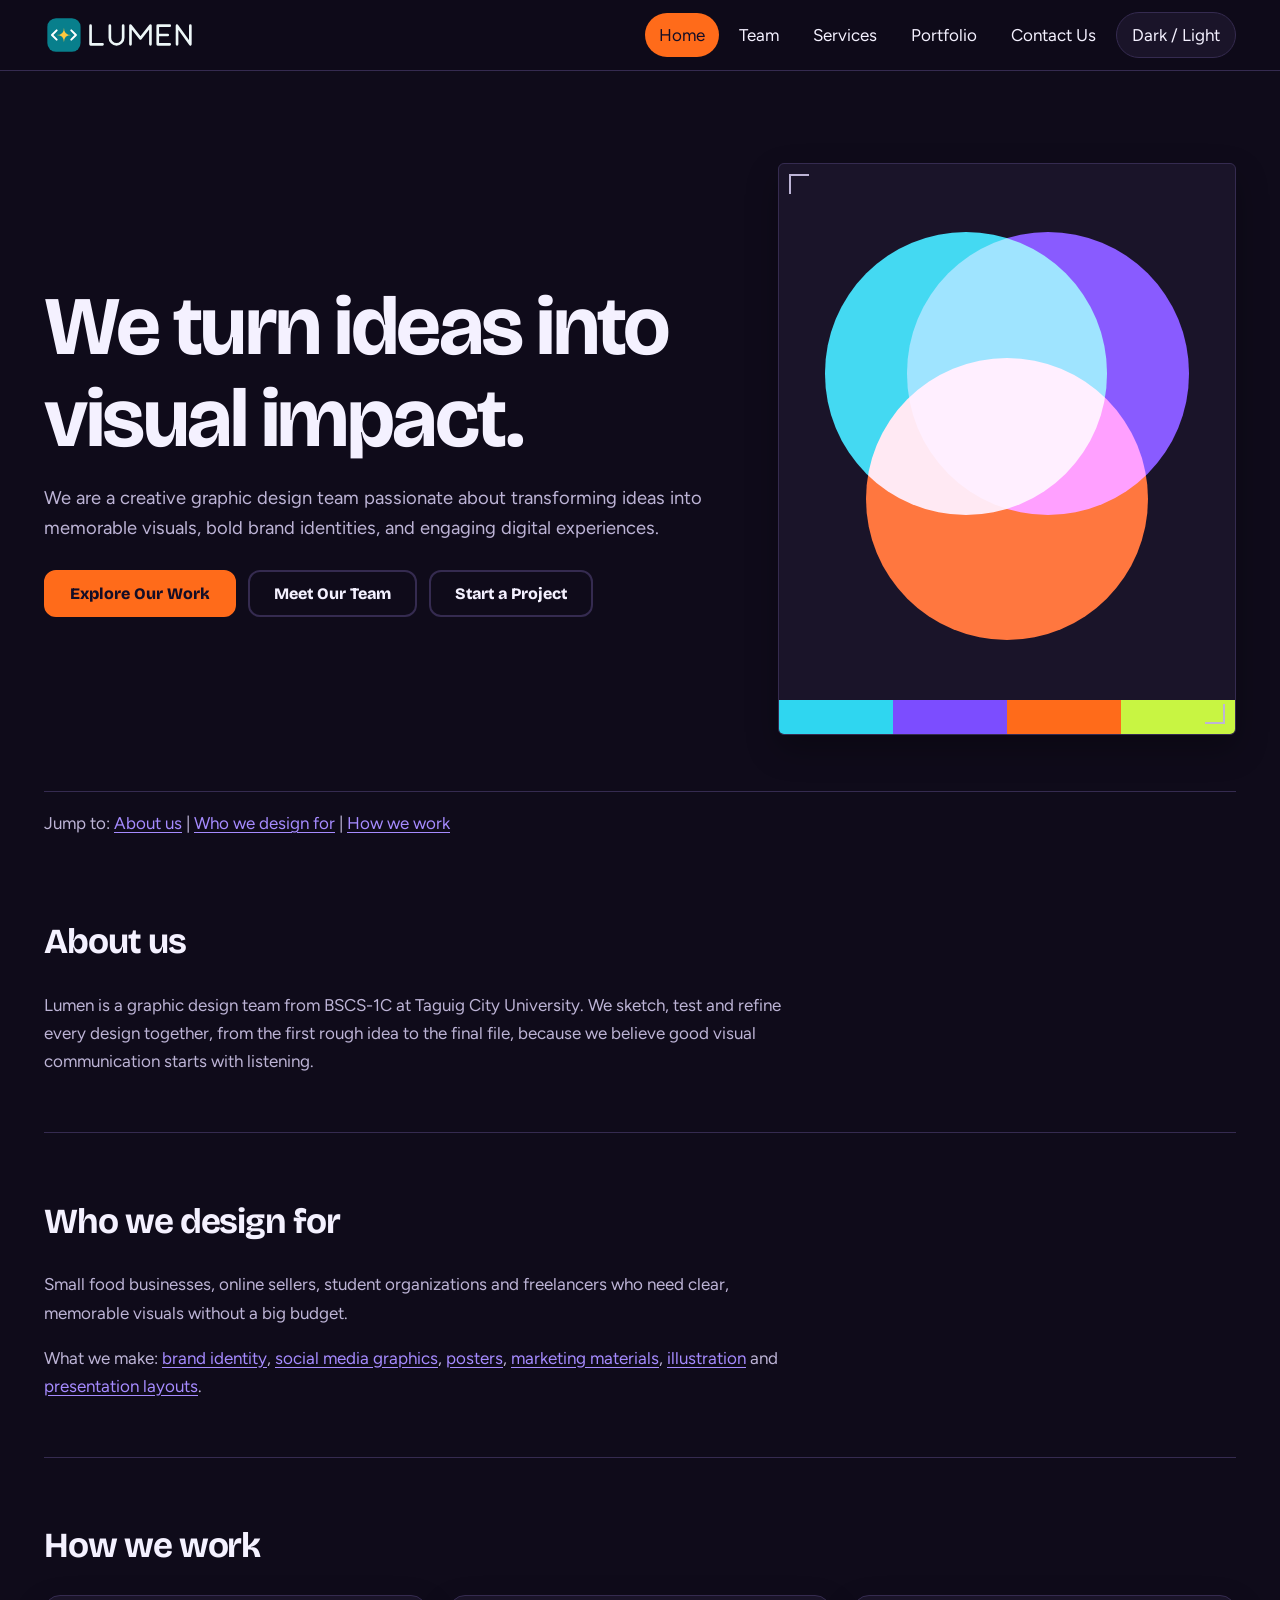
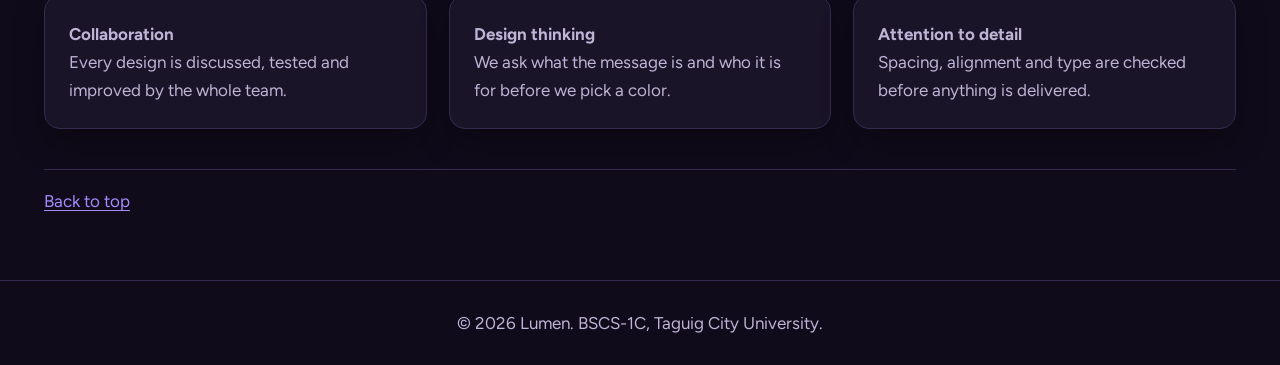
<file: ITC_PROJECT_GROUP_5/Lumen_Graphic_Design_Agency/Lumen_Web_Studio/index.html>
<!DOCTYPE html>
<html lang="en"><head><meta charset="UTF-8"><meta name="viewport" content="width=device-width, initial-scale=1">
<title>Home | Lumen</title>
<meta name="description" content="Lumen is a creative graphic design team from BSCS-1C, Taguig City University.">
<link href="https://fonts.googleapis.com/css2?family=Bricolage+Grotesque:opsz,wght@12..96,600;12..96,800&family=Figtree:wght@400;600&display=swap" rel="stylesheet">
<link rel="stylesheet" href="style.css"></head><body id="top">
<a class="skip" href="#main">Skip to content</a>
<header><nav aria-label="Main"><a class="logo" href="index.html"><img class="logo-img logo-light" src="images/lumen-logo-light.svg" alt="Lumen"><img class="logo-img logo-dark" src="images/lumen-logo-dark.svg" alt="Lumen"></a>
<button id="menu" class="menu" type="button" aria-expanded="false" aria-controls="navlinks">Menu</button>
<div id="navlinks" class="navlinks"><a class="link active" href="index.html" aria-current="page">Home</a><a class="link" href="team.html">Team</a><a class="link" href="services.html">Services</a><a class="link" href="portfolio.html">Portfolio</a><a class="link" href="contact.html">Contact Us</a><button id="theme" type="button">Dark / Light</button></div></nav></header>
<main id="main">
<section class="hero"><div class="hero-text"><h1>We turn ideas into visual impact.</h1>
<p>We are a creative graphic design team passionate about transforming ideas into memorable visuals, bold brand identities, and engaging digital experiences.</p>
<div class="cta"><a class="btn" href="portfolio.html">Explore Our Work</a><a class="btn alt" href="team.html">Meet Our Team</a><a class="btn alt" href="contact.html">Start a Project</a></div></div>
<div class="poster" role="img" aria-label="Three overlapping ink-colored circles snapping into print alignment, with a swatch strip"><i class="c c1"></i><i class="c c2"></i><i class="c c3"></i><span class="swatches"><b style="background:#2fd6f0"></b><b style="background:#7c4dff"></b><b style="background:#ff6b1a"></b><b style="background:#c8f542"></b></span></div></section>
<p>Jump to: <a href="#about">About us</a> | <a href="#market">Who we design for</a> | <a href="#why">How we work</a></p>
<section id="about"><h2>About us</h2><p>Lumen is a graphic design team from BSCS-1C at Taguig City University. We sketch, test and refine every design together, from the first rough idea to the final file, because we believe good visual communication starts with listening.</p></section>
<section id="market"><h2>Who we design for</h2><p>Small food businesses, online sellers, student organizations and freelancers who need clear, memorable visuals without a big budget.</p>
<p>What we make: <a href="services.html#services">brand identity</a>, <a href="services.html#services">social media graphics</a>, <a href="services.html#services">posters</a>, <a href="services.html#services">marketing materials</a>, <a href="services.html#services">illustration</a> and <a href="services.html#services">presentation layouts</a>.</p></section>
<section id="why"><h2>How we work</h2><div class="grid">
<p class="card"><b>Collaboration</b><br>Every design is discussed, tested and improved by the whole team.</p>
<p class="card"><b>Design thinking</b><br>We ask what the message is and who it is for before we pick a color.</p>
<p class="card"><b>Attention to detail</b><br>Spacing, alignment and type are checked before anything is delivered.</p></div></section>
<p><a href="#top">Back to top</a></p>
</main>
<footer>&copy; 2026 Lumen. BSCS-1C, Taguig City University.</footer>
<script src="script.js"></script></body></html>
</file>
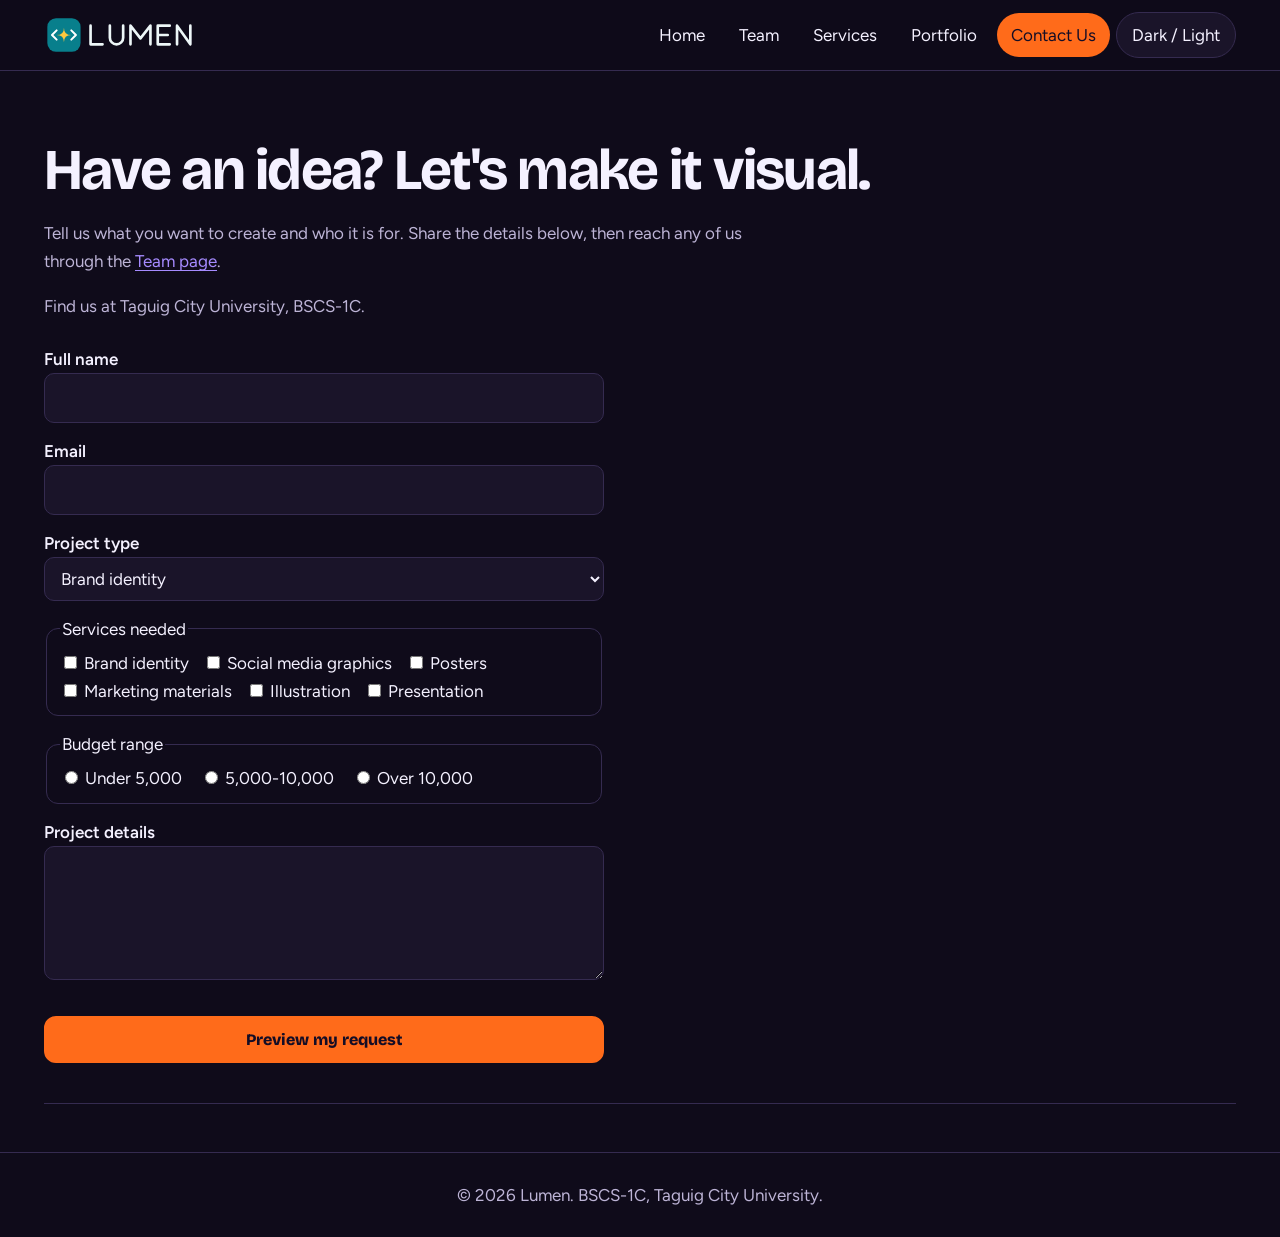
<file: ITC_PROJECT_GROUP_5/Lumen_Graphic_Design_Agency/Lumen_Web_Studio/contact.html>
<!DOCTYPE html>
<html lang="en"><head><meta charset="UTF-8"><meta name="viewport" content="width=device-width, initial-scale=1">
<title>Contact Us | Lumen</title>
<meta name="description" content="Lumen is a creative graphic design team from BSCS-1C, Taguig City University.">
<link href="https://fonts.googleapis.com/css2?family=Bricolage+Grotesque:opsz,wght@12..96,600;12..96,800&family=Figtree:wght@400;600&display=swap" rel="stylesheet">
<link rel="stylesheet" href="style.css"></head><body id="top">
<a class="skip" href="#main">Skip to content</a>
<header><nav aria-label="Main"><a class="logo" href="index.html"><img class="logo-img logo-light" src="images/lumen-logo-light.svg" alt="Lumen"><img class="logo-img logo-dark" src="images/lumen-logo-dark.svg" alt="Lumen"></a>
<button id="menu" class="menu" type="button" aria-expanded="false" aria-controls="navlinks">Menu</button>
<div id="navlinks" class="navlinks"><a class="link" href="index.html">Home</a><a class="link" href="team.html">Team</a><a class="link" href="services.html">Services</a><a class="link" href="portfolio.html">Portfolio</a><a class="link active" href="contact.html" aria-current="page">Contact Us</a><button id="theme" type="button">Dark / Light</button></div></nav></header>
<main id="main">
<section><h1>Have an idea? Let's make it visual.</h1>
<p>Tell us what you want to create and who it is for. Share the details below, then reach any of us through the <a href="team.html">Team page</a>.</p>
<p>Find us at Taguig City University, BSCS-1C.</p>
<form id="quoteForm" novalidate>
<div><label for="name">Full name</label><input type="text" id="name" name="name" autocomplete="name"></div>
<div><label for="email">Email</label><input type="email" id="email" name="email" autocomplete="email"></div>
<div><label for="type">Project type</label><select id="type" name="type"><option>Brand identity</option><option>Social media graphics</option><option>Poster or promotional design</option><option>Marketing materials</option><option>Illustration or artwork</option><option>Presentation or layout</option><option>Other</option></select></div>
<fieldset><legend>Services needed</legend><label><input type="checkbox" name="service" value="Brand identity"> Brand identity</label><label><input type="checkbox" name="service" value="Social media graphics"> Social media graphics</label><label><input type="checkbox" name="service" value="Posters"> Posters</label><label><input type="checkbox" name="service" value="Marketing materials"> Marketing materials</label><label><input type="checkbox" name="service" value="Illustration"> Illustration</label><label><input type="checkbox" name="service" value="Presentation"> Presentation</label></fieldset>
<fieldset><legend>Budget range</legend>
<label><input type="radio" name="budget" value="Under PHP 5,000"> Under 5,000</label>
<label><input type="radio" name="budget" value="PHP 5,000-10,000"> 5,000-10,000</label>
<label><input type="radio" name="budget" value="Over PHP 10,000"> Over 10,000</label></fieldset>
<div><label for="details">Project details</label><textarea id="details" rows="4"></textarea></div>
<p id="err" class="error" role="alert"></p>
<button class="btn" type="submit">Preview my request</button>
<p id="msg" role="status"></p></form></section>
</main>
<footer>&copy; 2026 Lumen. BSCS-1C, Taguig City University.</footer>
<script src="script.js"></script></body></html>
</file>
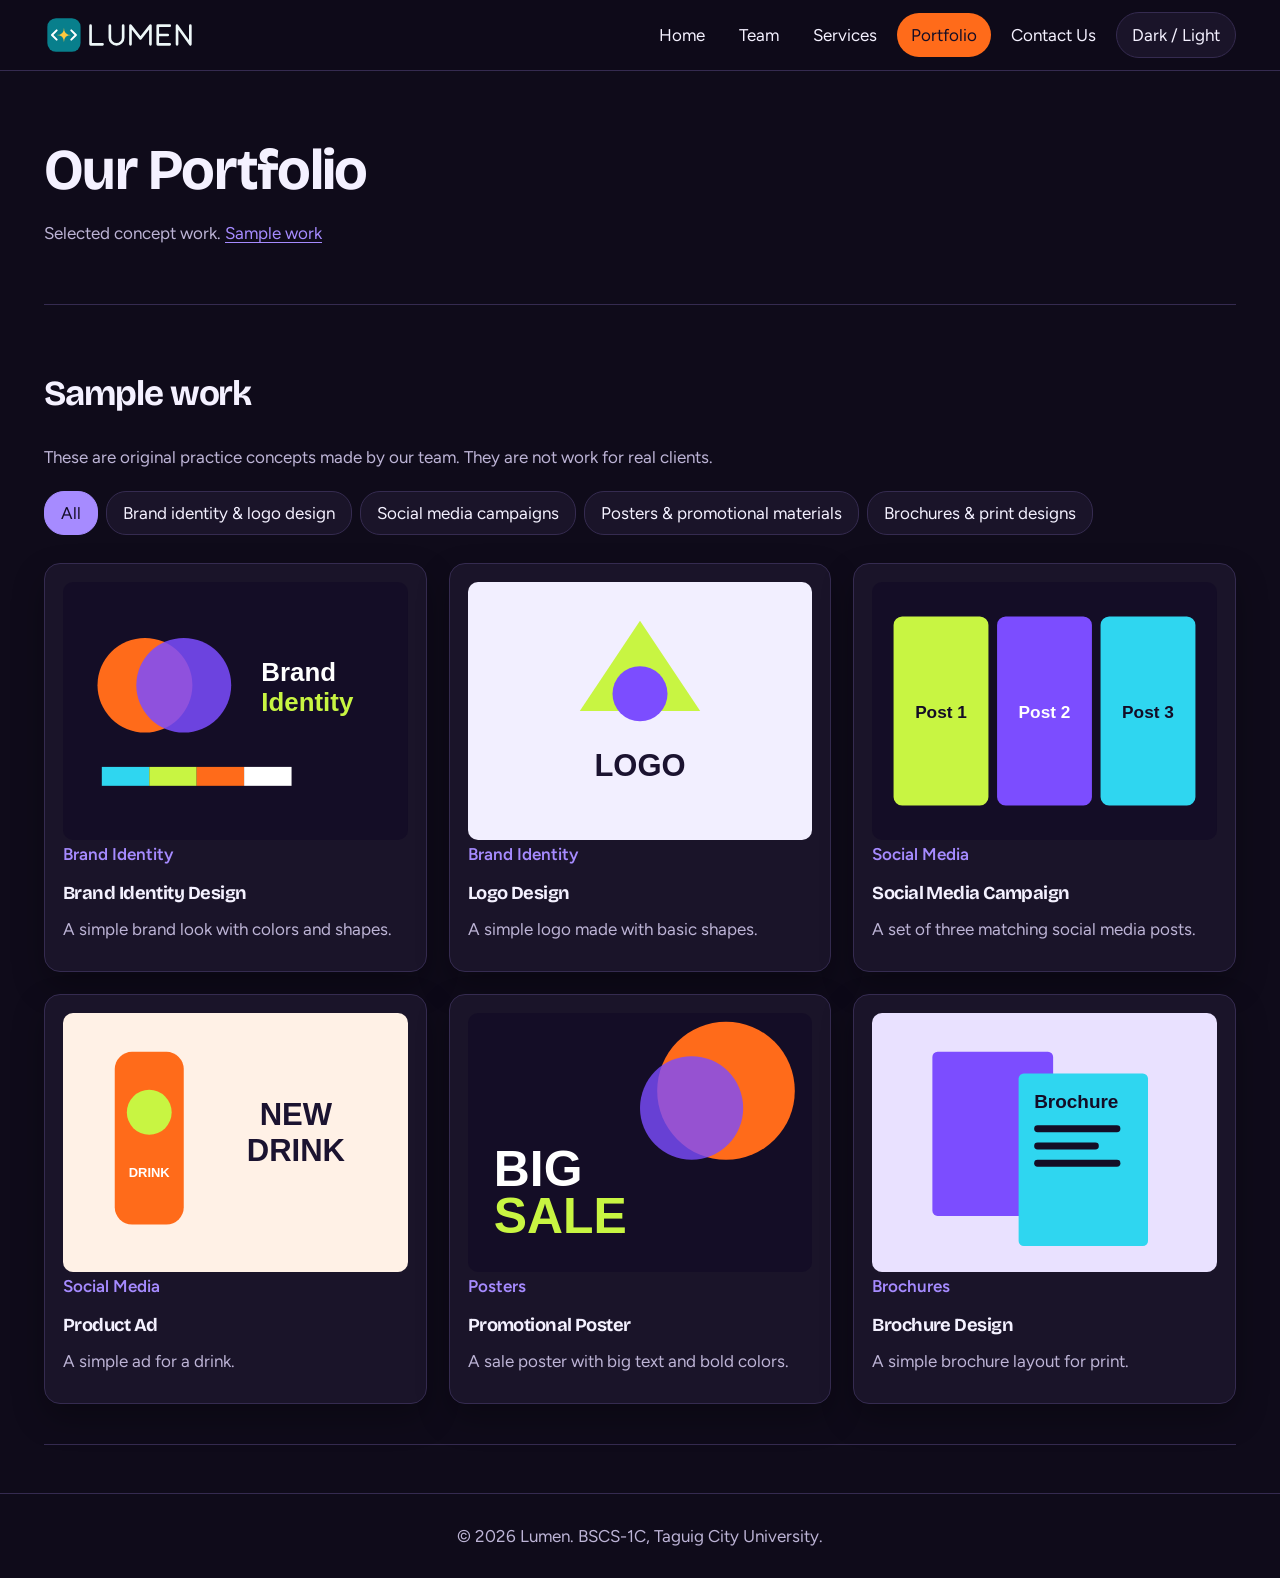
<file: ITC_PROJECT_GROUP_5/Lumen_Graphic_Design_Agency/Lumen_Web_Studio/portfolio.html>
<!DOCTYPE html>
<html lang="en"><head><meta charset="UTF-8"><meta name="viewport" content="width=device-width, initial-scale=1">
<title>Portfolio | Lumen</title>
<meta name="description" content="Lumen is a creative graphic design team from BSCS-1C, Taguig City University.">
<link href="https://fonts.googleapis.com/css2?family=Bricolage+Grotesque:opsz,wght@12..96,600;12..96,800&family=Figtree:wght@400;600&display=swap" rel="stylesheet">
<link rel="stylesheet" href="style.css"></head><body id="top">
<a class="skip" href="#main">Skip to content</a>
<header><nav aria-label="Main"><a class="logo" href="index.html"><img class="logo-img logo-light" src="images/lumen-logo-light.svg" alt="Lumen"><img class="logo-img logo-dark" src="images/lumen-logo-dark.svg" alt="Lumen"></a>
<button id="menu" class="menu" type="button" aria-expanded="false" aria-controls="navlinks">Menu</button>
<div id="navlinks" class="navlinks"><a class="link" href="index.html">Home</a><a class="link" href="team.html">Team</a><a class="link" href="services.html">Services</a><a class="link active" href="portfolio.html" aria-current="page">Portfolio</a><a class="link" href="contact.html">Contact Us</a><button id="theme" type="button">Dark / Light</button></div></nav></header>
<main id="main">
<section><h1>Our Portfolio</h1><p><p>Selected concept work. <a href="#samples">Sample work</a></p></a></p></section>
<section id="samples"><h2>Sample work</h2><p>These are original practice concepts made by our team. They are not work for real clients.</p>
<div class="filters" role="group" aria-label="Filter projects">
  <button type="button" class="chip on" data-f="All" aria-pressed="true">All</button>
  <button type="button" class="chip" data-f="Brand Identity" aria-pressed="false">Brand identity &amp; logo design</button>
  <button type="button" class="chip" data-f="Social Media" aria-pressed="false">Social media campaigns</button>
  <button type="button" class="chip" data-f="Posters" aria-pressed="false">Posters &amp; promotional materials</button>
  <button type="button" class="chip" data-f="Brochures" aria-pressed="false">Brochures &amp; print designs</button>
</div>

<div class="grid" id="works">

  <article class="card work" data-cat="Brand Identity">
    <img src="images/works/brand-identity.svg" alt="Concept artwork: Brand Identity Design" loading="lazy">
    <p class="role">Brand Identity</p>
    <h3>Brand Identity Design</h3>
    <p>A simple brand look with colors and shapes.</p>
  </article>

  <article class="card work" data-cat="Brand Identity">
    <img src="images/works/logo-design.svg" alt="Concept artwork: Logo Design" loading="lazy">
    <p class="role">Brand Identity</p>
    <h3>Logo Design</h3>
    <p>A simple logo made with basic shapes.</p>
  </article>

  <article class="card work" data-cat="Social Media">
    <img src="images/works/social-campaign.svg" alt="Concept artwork: Social Media Campaign" loading="lazy">
    <p class="role">Social Media</p>
    <h3>Social Media Campaign</h3>
    <p>A set of three matching social media posts.</p>
  </article>

  <article class="card work" data-cat="Social Media">
    <img src="images/works/product-ad.svg" alt="Concept artwork: Product Ad" loading="lazy">
    <p class="role">Social Media</p>
    <h3>Product Ad</h3>
    <p>A simple ad for a drink.</p>
  </article>

  <article class="card work" data-cat="Posters">
    <img src="images/works/event-poster.svg" alt="Concept artwork: Promotional Poster" loading="lazy">
    <p class="role">Posters</p>
    <h3>Promotional Poster</h3>
    <p>A sale poster with big text and bold colors.</p>
  </article>

  <article class="card work" data-cat="Brochures">
    <img src="images/works/brochure.svg" alt="Concept artwork: Brochure Design" loading="lazy">
    <p class="role">Brochures</p>
    <h3>Brochure Design</h3>
    <p>A simple brochure layout for print.</p>
  </article>

</div>
</section>
</main>
<footer>&copy; 2026 Lumen. BSCS-1C, Taguig City University.</footer>
<script src="script.js"></script></body></html>
</file>
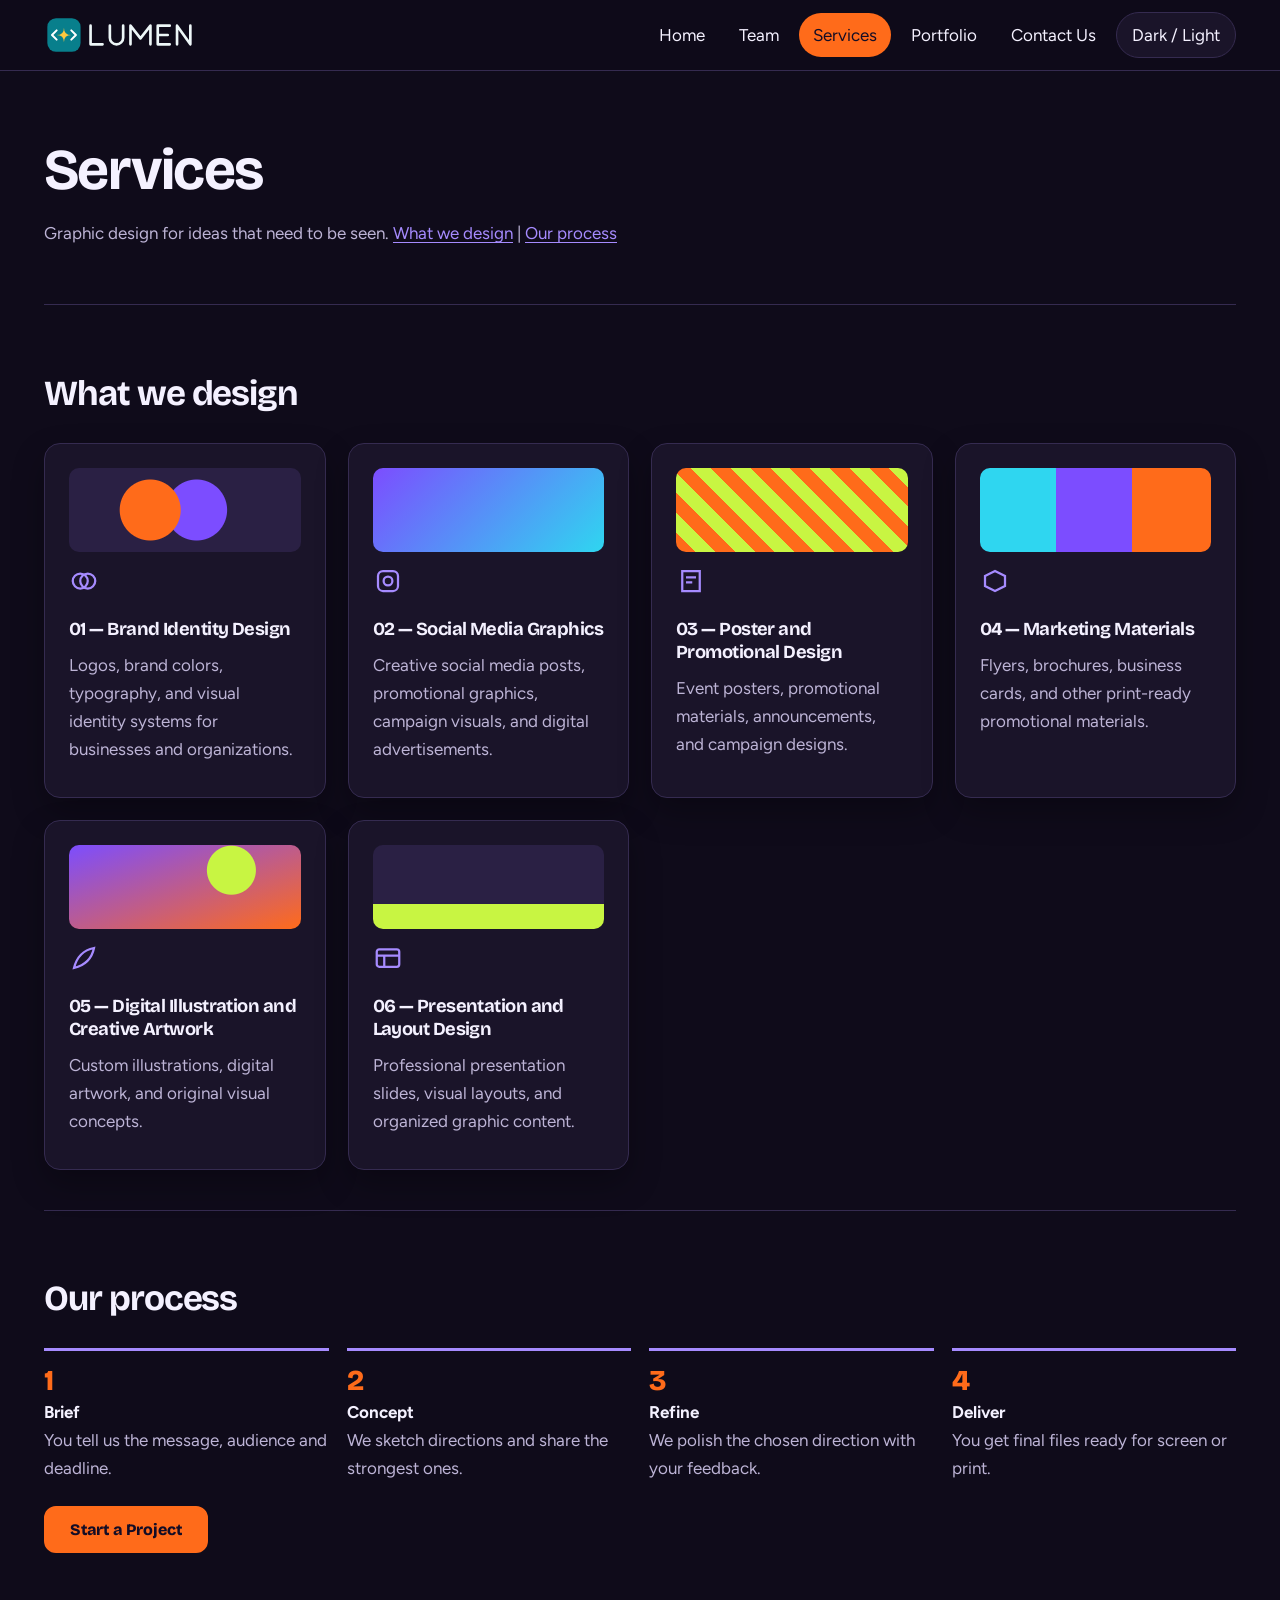
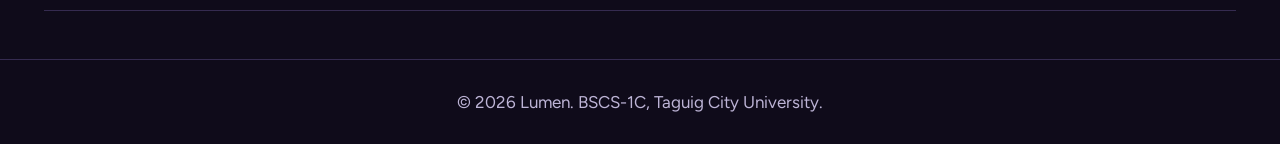
<file: ITC_PROJECT_GROUP_5/Lumen_Graphic_Design_Agency/Lumen_Web_Studio/services.html>
<!DOCTYPE html>
<html lang="en"><head><meta charset="UTF-8"><meta name="viewport" content="width=device-width, initial-scale=1">
<title>Services | Lumen</title>
<meta name="description" content="Lumen is a creative graphic design team from BSCS-1C, Taguig City University.">
<link href="https://fonts.googleapis.com/css2?family=Bricolage+Grotesque:opsz,wght@12..96,600;12..96,800&family=Figtree:wght@400;600&display=swap" rel="stylesheet">
<link rel="stylesheet" href="style.css"></head><body id="top">
<a class="skip" href="#main">Skip to content</a>
<header><nav aria-label="Main"><a class="logo" href="index.html"><img class="logo-img logo-light" src="images/lumen-logo-light.svg" alt="Lumen"><img class="logo-img logo-dark" src="images/lumen-logo-dark.svg" alt="Lumen"></a>
<button id="menu" class="menu" type="button" aria-expanded="false" aria-controls="navlinks">Menu</button>
<div id="navlinks" class="navlinks"><a class="link" href="index.html">Home</a><a class="link" href="team.html">Team</a><a class="link active" href="services.html" aria-current="page">Services</a><a class="link" href="portfolio.html">Portfolio</a><a class="link" href="contact.html">Contact Us</a><button id="theme" type="button">Dark / Light</button></div></nav></header>
<main id="main">
<section><h1>Services</h1><p>Graphic design for ideas that need to be seen. <a href="#services">What we design</a> | <a href="#process">Our process</a></p></section>
<section id="services"><h2>What we design</h2><div class="grid"><article class="card svc"><span class="pv pv1" aria-hidden="true"></span><svg class="ico" viewBox="0 0 24 24" fill="none" stroke="currentColor" stroke-width="1.8" aria-hidden="true"><circle cx="9" cy="12" r="6"/><circle cx="15" cy="12" r="6"/></svg><h3>01 &mdash; Brand Identity Design</h3><p>Logos, brand colors, typography, and visual identity systems for businesses and organizations.</p></article><article class="card svc"><span class="pv pv2" aria-hidden="true"></span><svg class="ico" viewBox="0 0 24 24" fill="none" stroke="currentColor" stroke-width="1.8" aria-hidden="true"><rect x="4" y="4" width="16" height="16" rx="4"/><circle cx="12" cy="12" r="3.5"/></svg><h3>02 &mdash; Social Media Graphics</h3><p>Creative social media posts, promotional graphics, campaign visuals, and digital advertisements.</p></article><article class="card svc"><span class="pv pv3" aria-hidden="true"></span><svg class="ico" viewBox="0 0 24 24" fill="none" stroke="currentColor" stroke-width="1.8" aria-hidden="true"><path d="M5 4h14v16H5z"/><path d="M8 9h8M8 13h5"/></svg><h3>03 &mdash; Poster and Promotional Design</h3><p>Event posters, promotional materials, announcements, and campaign designs.</p></article><article class="card svc"><span class="pv pv4" aria-hidden="true"></span><svg class="ico" viewBox="0 0 24 24" fill="none" stroke="currentColor" stroke-width="1.8" aria-hidden="true"><path d="M4 8l8-4 8 4v8l-8 4-8-4z"/></svg><h3>04 &mdash; Marketing Materials</h3><p>Flyers, brochures, business cards, and other print-ready promotional materials.</p></article><article class="card svc"><span class="pv pv5" aria-hidden="true"></span><svg class="ico" viewBox="0 0 24 24" fill="none" stroke="currentColor" stroke-width="1.8" aria-hidden="true"><path d="M4 20c2-8 6-14 16-16-2 10-8 14-16 16z"/></svg><h3>05 &mdash; Digital Illustration and Creative Artwork</h3><p>Custom illustrations, digital artwork, and original visual concepts.</p></article><article class="card svc"><span class="pv pv6" aria-hidden="true"></span><svg class="ico" viewBox="0 0 24 24" fill="none" stroke="currentColor" stroke-width="1.8" aria-hidden="true"><rect x="3" y="5" width="18" height="14" rx="2"/><path d="M3 10h18M9 10v9"/></svg><h3>06 &mdash; Presentation and Layout Design</h3><p>Professional presentation slides, visual layouts, and organized graphic content.</p></article></div></section>
<section id="process"><h2>Our process</h2><ol class="steps"><li><b>Brief</b><span>You tell us the message, audience and deadline.</span></li><li><b>Concept</b><span>We sketch directions and share the strongest ones.</span></li><li><b>Refine</b><span>We polish the chosen direction with your feedback.</span></li><li><b>Deliver</b><span>You get final files ready for screen or print.</span></li></ol>
<p><a class="btn" href="contact.html">Start a Project</a></p></section>
</main>
<footer>&copy; 2026 Lumen. BSCS-1C, Taguig City University.</footer>
<script src="script.js"></script></body></html>
</file>
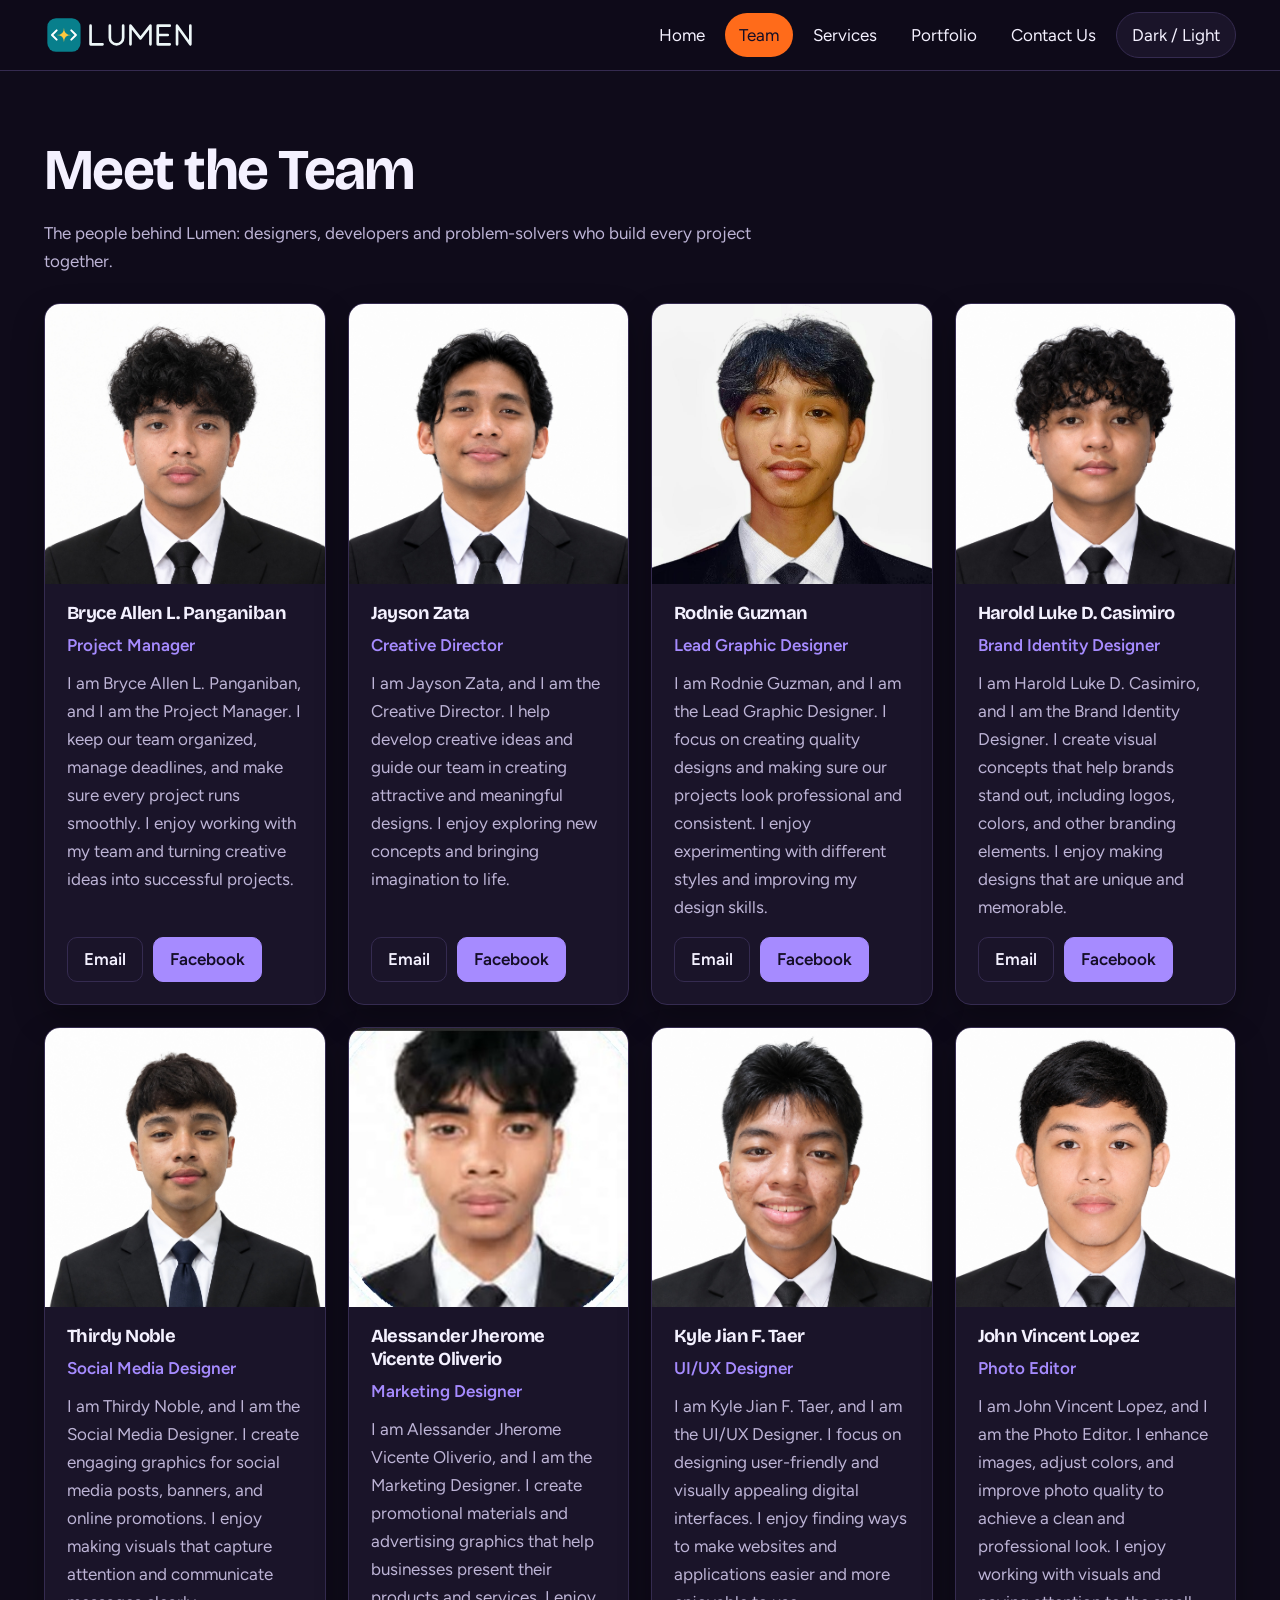
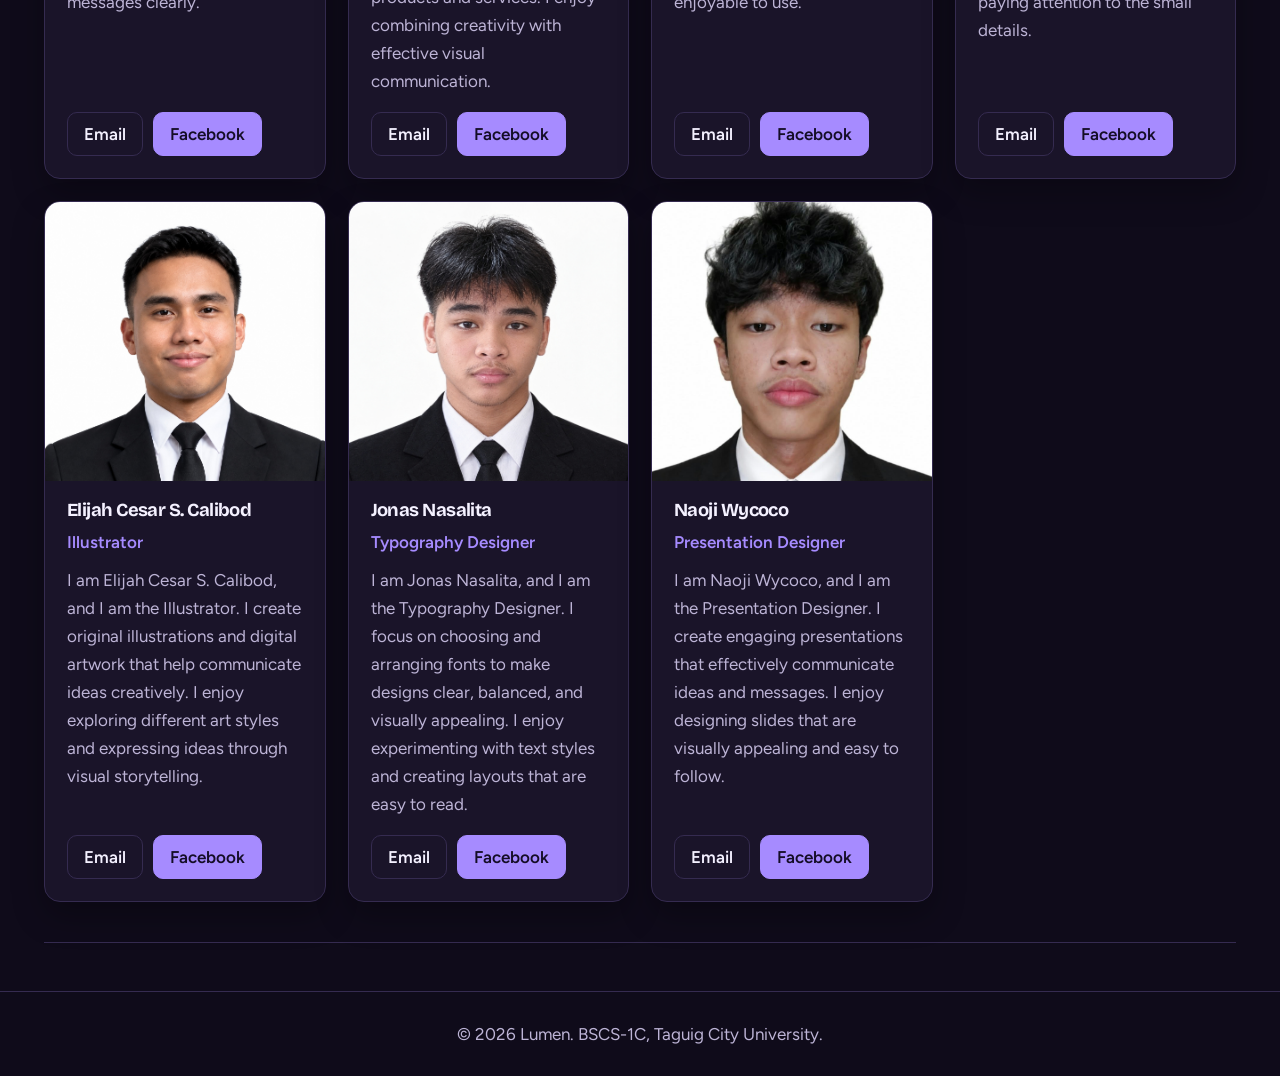
<file: ITC_PROJECT_GROUP_5/Lumen_Graphic_Design_Agency/Lumen_Web_Studio/team.html>
<!DOCTYPE html>
<html lang="en"><head><meta charset="UTF-8"><meta name="viewport" content="width=device-width, initial-scale=1">
<title>Meet the Team | Lumen</title>
<meta name="description" content="Lumen is a creative graphic design team from BSCS-1C, Taguig City University.">
<link href="https://fonts.googleapis.com/css2?family=Bricolage+Grotesque:opsz,wght@12..96,600;12..96,800&family=Figtree:wght@400;600&display=swap" rel="stylesheet">
<link rel="stylesheet" href="style.css"></head><body id="top">
<a class="skip" href="#main">Skip to content</a>
<header><nav aria-label="Main"><a class="logo" href="index.html"><img class="logo-img logo-light" src="images/lumen-logo-light.svg" alt="Lumen"><img class="logo-img logo-dark" src="images/lumen-logo-dark.svg" alt="Lumen"></a>
<button id="menu" class="menu" type="button" aria-expanded="false" aria-controls="navlinks">Menu</button>
<div id="navlinks" class="navlinks"><a class="link" href="index.html">Home</a><a class="link active" href="team.html" aria-current="page">Team</a><a class="link" href="services.html">Services</a><a class="link" href="portfolio.html">Portfolio</a><a class="link" href="contact.html">Contact Us</a><button id="theme" type="button">Dark / Light</button></div></nav></header>
<main id="main">
<section>
<h1>Meet the Team</h1>
<p>The people behind Lumen: designers, developers and problem-solvers who build every project together.</p>

<div class="grid team">

<article class="card">
<img class="photo" src="images/bryce.jpg" alt="Bryce Allen L. Panganiban">
<h3>Bryce Allen L. Panganiban</h3>
<p class="role">Project Manager</p>
<p>I am Bryce Allen L. Panganiban, and I am the Project Manager. I keep our team organized, manage deadlines, and make sure every project runs smoothly. I enjoy working with my team and turning creative ideas into successful projects.</p>
<div class="links"><a class="pill" aria-label="Email Bryce Allen L. Panganiban" href="mailto:EMAIL_BRYCE">Email</a><a class="pill fb" aria-label="Open Bryce Allen L. Panganiban's Facebook profile (opens in new tab)" href="https://www.facebook.com/bryce.panganiban" target="_blank" rel="noopener noreferrer">Facebook</a></div>
</article>

<article class="card">
<img class="photo" src="images/jayson.jpg" alt="Jayson Zata">
<h3>Jayson Zata</h3>
<p class="role">Creative Director</p>
<p>I am Jayson Zata, and I am the Creative Director. I help develop creative ideas and guide our team in creating attractive and meaningful designs. I enjoy exploring new concepts and bringing imagination to life.</p>
<div class="links"><a class="pill" aria-label="Email Jayson Zata" href="mailto:EMAIL_JAYSON">Email</a><a class="pill fb" aria-label="Open Jayson Zata's Facebook profile (opens in new tab)" href="https://www.facebook.com/rayzon.makas" target="_blank" rel="noopener noreferrer">Facebook</a></div>
</article>

<article class="card">
<img class="photo" src="images/rodnie.jpg" alt="Rodnie Guzman">
<h3>Rodnie Guzman</h3>
<p class="role">Lead Graphic Designer</p>
<p>I am Rodnie Guzman, and I am the Lead Graphic Designer. I focus on creating quality designs and making sure our projects look professional and consistent. I enjoy experimenting with different styles and improving my design skills.</p>
<div class="links"><a class="pill" aria-label="Email Rodnie Guzman" href="mailto:EMAIL_RODNIE">Email</a><a class="pill fb" aria-label="Open Rodnie Guzman's Facebook profile (opens in new tab)" href="https://www.facebook.com/profile.php?id=615944162 p>42191&sk=about_details" target="_blank" rel="noopener noreferrer">Facebook</a></div>
</article>

<article class="card">
<img class="photo" src="images/harold.jpg" alt="Harold Luke D. Casimiro">
<h3>Harold Luke D. Casimiro</h3>
<p class="role">Brand Identity Designer</p>
<p>I am Harold Luke D. Casimiro, and I am the Brand Identity Designer. I create visual concepts that help brands stand out, including logos, colors, and other branding elements. I enjoy making designs that are unique and memorable.</p>
<div class="links"><a class="pill" aria-label="Email Harold Luke D. Casimiro" href="mailto:EMAIL_HAROLD">Email</a><a class="pill fb" aria-label="Open Harold Luke D. Casimiro's Facebook profile (opens in new tab)" href="https://www.facebook.com/LukeHaroldD" target="_blank" rel="noopener noreferrer">Facebook</a></div>
</article>

<article class="card">
<img class="photo" src="images/thirdy.jpg" alt="Thirdy Noble">
<h3>Thirdy Noble</h3>
<p class="role">Social Media Designer</p>
<p>I am Thirdy Noble, and I am the Social Media Designer. I create engaging graphics for social media posts, banners, and online promotions. I enjoy making visuals that capture attention and communicate messages clearly.</p>
<div class="links"><a class="pill" aria-label="Email Thirdy Noble" href="mailto:EMAIL_THIRDY">Email</a><a class="pill fb" aria-label="Open Thirdy Noble's Facebook profile (opens in new tab)" href="https://www.facebook.com/thirdy.noble.18/" target="_blank" rel="noopener noreferrer">Facebook</a></div>
</article>

<article class="card">
<img class="photo" src="images/alessander.jpg" alt="Alessander Jherome Vicente Oliverio">
<h3>Alessander Jherome Vicente Oliverio</h3>
<p class="role">Marketing Designer</p>
<p>I am Alessander Jherome Vicente Oliverio, and I am the Marketing Designer. I create promotional materials and advertising graphics that help businesses present their products and services. I enjoy combining creativity with effective visual communication.</p>
<div class="links"><a class="pill" aria-label="Email Alessander Jherome Vicente Oliverio" href="mailto:EMAIL_ALESSANDER">Email</a><a class="pill fb" aria-label="Open Alessander Jherome Vicente Oliverio's Facebook profile (opens in new tab)" href="https://www.facebook.com/alessanderoliverio" target="_blank" rel="noopener noreferrer">Facebook</a></div>
</article>

<article class="card">
<img class="photo" src="images/kyle.jpg" alt="Kyle Jian F. Taer">
<h3>Kyle Jian F. Taer</h3>
<p class="role">UI/UX Designer</p>
<p>I am Kyle Jian F. Taer, and I am the UI/UX Designer. I focus on designing user-friendly and visually appealing digital interfaces. I enjoy finding ways to make websites and applications easier and more enjoyable to use.</p>
<div class="links"><a class="pill" aria-label="Email Kyle Jian F. Taer" href="mailto:EMAIL_KYLE">Email</a><a class="pill fb" aria-label="Open Kyle Jian F. Taer's Facebook profile (opens in new tab)" href="https://www.facebook.com/kyle.taer.2025" target="_blank" rel="noopener noreferrer">Facebook</a></div>
</article>

<article class="card">
<img class="photo" src="images/vincent.jpg" alt="John Vincent Lopez">
<h3>John Vincent Lopez</h3>
<p class="role">Photo Editor</p>
<p>I am John Vincent Lopez, and I am the Photo Editor. I enhance images, adjust colors, and improve photo quality to achieve a clean and professional look. I enjoy working with visuals and paying attention to the small details.</p>
<div class="links"><a class="pill" aria-label="Email John Vincent Lopez" href="mailto:EMAIL_JOHN">Email</a><a class="pill fb" aria-label="Open John Vincent Lopez's Facebook profile (opens in new tab)" href="https://www.facebook.com/johnvincent.lopez.129" target="_blank" rel="noopener noreferrer">Facebook</a></div>
</article>

<article class="card">
<img class="photo" src="images/elijah.jpg" alt="Elijah Cesar S. Calibod">
<h3>Elijah Cesar S. Calibod</h3>
<p class="role">Illustrator</p>
<p>I am Elijah Cesar S. Calibod, and I am the Illustrator. I create original illustrations and digital artwork that help communicate ideas creatively. I enjoy exploring different art styles and expressing ideas through visual storytelling.</p>
<div class="links"><a class="pill" aria-label="Email Elijah Cesar S. Calibod" href="mailto:EMAIL_ELIJAH">Email</a><a class="pill fb" aria-label="Open Elijah Cesar S. Calibod's Facebook profile (opens in new tab)" href="https://www.facebook.com/elijahcesar.calibod" target="_blank" rel="noopener noreferrer">Facebook</a></div>
</article>

<article class="card">
<img class="photo" src="images/jonas.jpg" alt="Jonas Nasalita">
<h3>Jonas Nasalita</h3>
<p class="role">Typography Designer</p>
<p>I am Jonas Nasalita, and I am the Typography Designer. I focus on choosing and arranging fonts to make designs clear, balanced, and visually appealing. I enjoy experimenting with text styles and creating layouts that are easy to read.</p>
<div class="links"><a class="pill" aria-label="Email Jonas Nasalita" href="mailto:EMAIL_JONAS">Email</a><a class="pill fb" aria-label="Open Jonas Nasalita's Facebook profile (opens in new tab)" href="https://www.facebook.com/jonas.nasalita.2024" target="_blank" rel="noopener noreferrer">Facebook</a></div>
</article>

<article class="card">
<img class="photo" src="images/naoji.png" alt="Naoji Wycoco">
<h3>Naoji Wycoco</h3>
<p class="role">Presentation Designer</p>
<p>I am Naoji Wycoco, and I am the Presentation Designer. I create engaging presentations that effectively communicate ideas and messages. I enjoy designing slides that are visually appealing and easy to follow.</p>
<div class="links"><a class="pill" aria-label="Email Naoji Wycoco" href="mailto:EMAIL_NAOJI">Email</a><a class="pill fb" aria-label="Open Naoji Wycoco's Facebook profile (opens in new tab)" href="https://www.facebook.com/naoji.caylee.wycoco" target="_blank" rel="noopener noreferrer">Facebook</a></div>
</article>



</div>
</section>
</main>
<footer>&copy; 2026 Lumen. BSCS-1C, Taguig City University.</footer>
<script src="script.js"></script></body></html>
</file>
<file: ITC_PROJECT_GROUP_5/Lumen_Graphic_Design_Agency/Lumen_Web_Studio/style.css>
:root{--bg:#0f0b1a;--ink:#f4f1ff;--card:#1a1429;--accent:#a68bff;--on:#140d26;--hi:#ff6b1a;--line:#352b50;--muted:#bdb4d6;--shadow:0 14px 32px rgba(0,0,0,.28);--blend:screen}
body.light{--bg:#f7f5ff;--ink:#1b1330;--card:#fff;--accent:#5b2fd6;--on:#fff;--line:#e1dcf2;--muted:#574e72;--shadow:0 12px 30px rgba(40,20,90,.08);--blend:multiply}
*{box-sizing:border-box}
html{scroll-behavior:smooth;scroll-padding-top:90px}
body{margin:0;background:var(--bg);color:var(--ink);font:17px/1.65 Figtree,Arial,sans-serif;transition:background .25s,color .25s}
h1,h2,h3{font-family:"Bricolage Grotesque",Verdana,sans-serif;line-height:1.1;letter-spacing:-.03em}
h1{font-size:clamp(2.2rem,5vw,3.6rem);margin:0 0 14px}
h2{font-size:clamp(1.6rem,3vw,2.2rem)}
h3{font-size:1.15rem;line-height:1.25}
p{color:var(--muted);max-width:68ch}
a{color:var(--accent);text-underline-offset:3px}
:focus-visible{outline:3px solid var(--hi);outline-offset:3px}
.skip{position:absolute;left:-999px;top:8px;background:var(--hi);color:#140d26;padding:8px 14px;border-radius:8px;z-index:20}.skip:focus{left:8px}
header{position:sticky;top:0;background:color-mix(in srgb,var(--bg) 88%,transparent);backdrop-filter:blur(14px);border-bottom:1px solid var(--line);z-index:10}
nav{max-width:1240px;margin:auto;padding:12px 24px;display:flex;align-items:center;gap:14px}
nav .logo{margin-right:auto}
.navlinks{display:flex;align-items:center;gap:6px}
nav a.link{text-decoration:none;color:var(--ink);padding:8px 14px;border-radius:24px;transition:background .2s}
nav a.link:hover,nav a.active{background:var(--hi);color:#140d26}
#theme,.menu{border:1px solid var(--line);background:var(--card);color:var(--ink);border-radius:24px;padding:8px 15px;cursor:pointer;font:inherit}
#theme:hover,.menu:hover{border-color:var(--accent)}
.menu{display:none}
main{max-width:1240px;margin:auto;padding:28px 24px}
section{padding:40px 0;border-bottom:1px solid var(--line)}
.logo-img{height:40px;width:auto;display:block}.logo-light{display:none}
body.light .logo-light{display:block}body.light .logo-dark{display:none}
.hero{display:grid;grid-template-columns:1.2fr .8fr;gap:48px;align-items:center;padding:64px 0 56px}
.hero h1{font-size:clamp(2.6rem,7vw,5.2rem);max-width:10em}
.hero p{font-size:1.15rem}
.cta{display:flex;flex-wrap:wrap;gap:12px;margin-top:26px}
.btn{display:inline-block;background:var(--hi);color:#140d26;border:2px solid var(--hi);padding:12px 24px;border-radius:12px;font:800 1rem "Bricolage Grotesque",sans-serif;text-decoration:none;cursor:pointer;transition:transform .2s,background .2s,color .2s}
.btn:hover{transform:translateY(-2px)}
.btn.alt{background:transparent;color:var(--ink);border-color:var(--line)}.btn.alt:hover{border-color:var(--accent);background:var(--card)}
.poster{position:relative;aspect-ratio:4/5;border:1px solid var(--line);border-radius:6px;background:var(--card);overflow:hidden;box-shadow:var(--shadow)}
.poster::before,.poster::after{content:"";position:absolute;width:18px;height:18px;border:2px solid var(--muted);z-index:2}
.poster::before{top:10px;left:10px;border-right:0;border-bottom:0}.poster::after{bottom:10px;right:10px;border-left:0;border-top:0}
.c{position:absolute;width:62%;aspect-ratio:1;border-radius:50%;mix-blend-mode:var(--blend);animation:snap 1.6s cubic-bezier(.2,.8,.2,1) both}
.c1{background:#2fd6f0;top:12%;left:10%;--x:-34px;--y:-26px}.c2{background:#7c4dff;top:12%;left:28%;--x:36px;--y:-18px}.c3{background:#ff6b1a;top:34%;left:19%;--x:4px;--y:40px}
@keyframes snap{from{transform:translate(var(--x),var(--y))}to{transform:none}}
.swatches{position:absolute;left:0;right:0;bottom:0;display:flex;height:34px}.swatches b{flex:1}
.grid{display:grid;grid-template-columns:repeat(auto-fit,minmax(min(100%,270px),1fr));gap:22px;margin-top:28px}
.card{background:var(--card);border:1px solid var(--line);border-radius:16px;padding:24px;margin:0;box-shadow:var(--shadow);min-width:0;transition:transform .22s,border-color .22s;overflow-wrap:anywhere}
.card:hover{transform:translateY(-4px);border-color:var(--accent)}
.card h3{margin:14px 0 6px}.card p:not(.role){margin:10px 0}
.role{color:var(--accent);font-weight:600;margin:0}
.reveal{opacity:0;transform:translateY(12px);transition:opacity .5s,transform .5s}.reveal.in{opacity:1;transform:none}
.team .card{padding:0;overflow:hidden;display:flex;flex-direction:column}
.team .card>*:not(.photo){margin-left:22px;margin-right:22px}
.team .photo{width:100%;height:auto;aspect-ratio:1;object-fit:cover;display:block;margin:0 0 4px}
.team .card h3{margin-top:14px}
.links{display:flex;gap:10px;margin:auto 22px 22px;padding-top:6px}
.pill{border:1px solid var(--line);border-radius:10px;padding:7px 16px;font-weight:600;text-decoration:none;color:var(--ink);transition:background .2s,border-color .2s}
.pill:hover{border-color:var(--accent)}.pill.fb{background:var(--accent);color:var(--on);border-color:var(--accent)}.pill.fb:hover{background:var(--hi);color:#140d26;border-color:var(--hi)}
.svc{position:relative;overflow:hidden}
.pv{display:block;height:84px;border-radius:10px;margin-bottom:14px;transition:transform .3s}.svc:hover .pv{transform:scale(1.03) rotate(-1deg)}
.pv1{background:radial-gradient(circle at 35% 50%,#ff6b1a 0 30px,transparent 31px),radial-gradient(circle at 55% 50%,#7c4dff 0 30px,transparent 31px),#2a2044}
.pv2{background:linear-gradient(135deg,#7c4dff,#2fd6f0)}.pv3{background:repeating-linear-gradient(45deg,#ff6b1a 0 14px,#c8f542 14px 28px)}
.pv4{background:linear-gradient(90deg,#2fd6f0 33%,#7c4dff 33% 66%,#ff6b1a 66%)}.pv5{background:radial-gradient(circle at 70% 30%,#c8f542 0 24px,transparent 25px),linear-gradient(160deg,#7c4dff,#ff6b1a)}.pv6{background:linear-gradient(#2a2044 70%,#c8f542 70%)}
.ico{width:30px;height:30px;color:var(--accent)}
.steps{list-style:none;padding:0;margin:24px 0;display:grid;grid-template-columns:repeat(auto-fit,minmax(200px,1fr));gap:18px;counter-reset:s}
.steps li{counter-increment:s;border-top:3px solid var(--accent);padding-top:12px;display:flex;flex-direction:column}.steps li::before{content:counter(s);font:800 1.8rem "Bricolage Grotesque",sans-serif;color:var(--hi)}.steps span{color:var(--muted)}
.filters{display:flex;flex-wrap:wrap;gap:8px;margin-top:20px}
.chip{border:1px solid var(--line);background:var(--card);color:var(--ink);border-radius:20px;padding:7px 16px;font:inherit;cursor:pointer}.chip.on,.chip:hover{background:var(--accent);color:var(--on);border-color:var(--accent)}
.work img{width:100%;border-radius:10px;display:block;aspect-ratio:4/3;object-fit:cover}.work[hidden]{display:none}
form{display:grid;gap:14px;max-width:560px;margin-top:24px}
label{font-weight:600}
input[type=text],input[type=email],select,textarea{width:100%;padding:10px 12px;border:1px solid var(--line);border-radius:10px;background:var(--card);color:var(--ink);font:inherit}
fieldset{border:1px solid var(--line);border-radius:12px}fieldset label{font-weight:400;margin-right:14px;display:inline-block}
.error{color:#ff8a7a;font-weight:600;margin:0}body.light .error{color:#b3261e}
#msg{padding:14px;border-radius:12px;background:var(--card);border:1px solid var(--accent);color:var(--ink);display:none;margin:0}
ul{color:var(--muted)}
footer{text-align:center;padding:28px 20px;color:var(--muted);border-top:1px solid var(--line);margin-top:20px}
@media(max-width:860px){.hero{grid-template-columns:1fr}.poster{max-width:380px}}
@media(max-width:700px){.menu{display:block}nav{flex-wrap:wrap;padding:12px 16px}.navlinks{display:none;width:100%;flex-direction:column;align-items:stretch}.navlinks.open{display:flex}main{padding:18px 16px}}
@media(prefers-reduced-motion:reduce){*{animation:none!important;transition:none!important;scroll-behavior:auto!important}.reveal{opacity:1;transform:none}}

/* Portfolio: 3-column grid on desktop */
#works{grid-template-columns:repeat(3,1fr)}
#works .card{padding:18px}
@media(max-width:900px){#works{grid-template-columns:repeat(2,1fr)}}
@media(max-width:600px){#works{grid-template-columns:1fr}}
</file>
